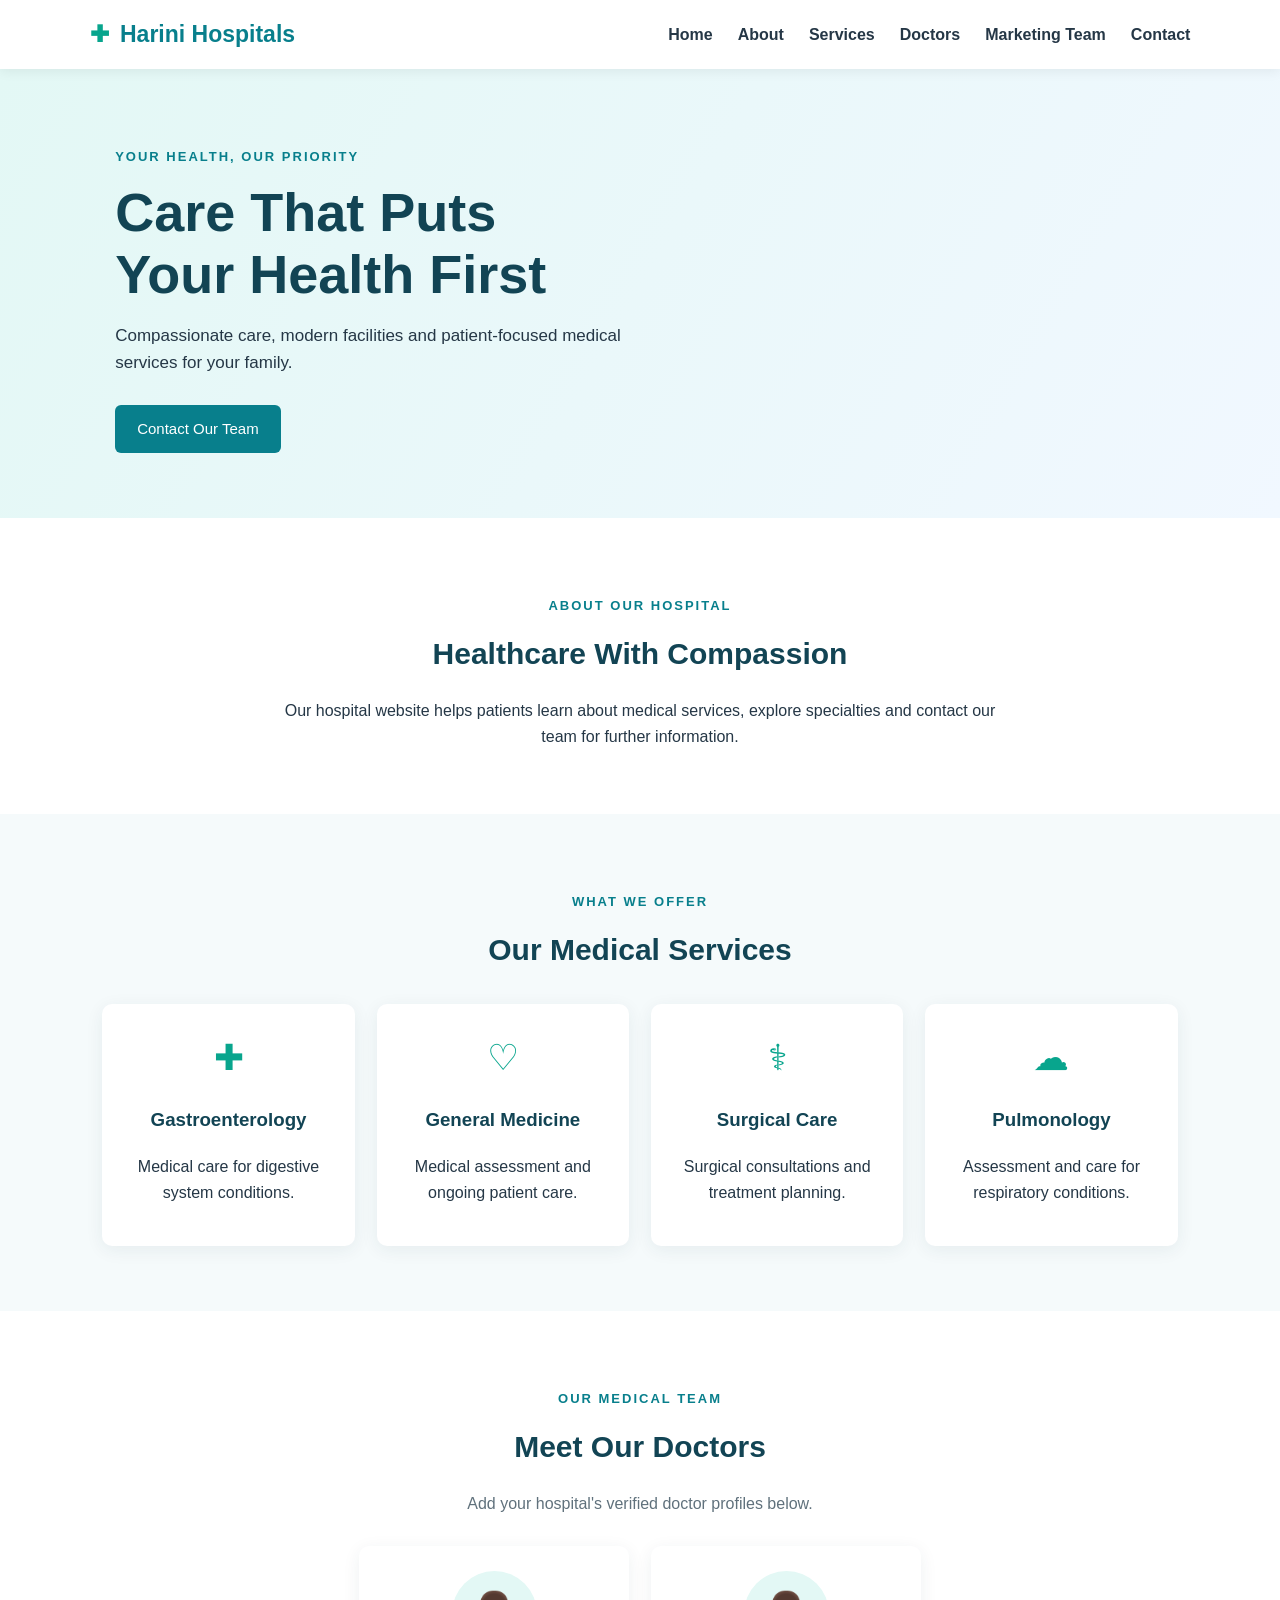
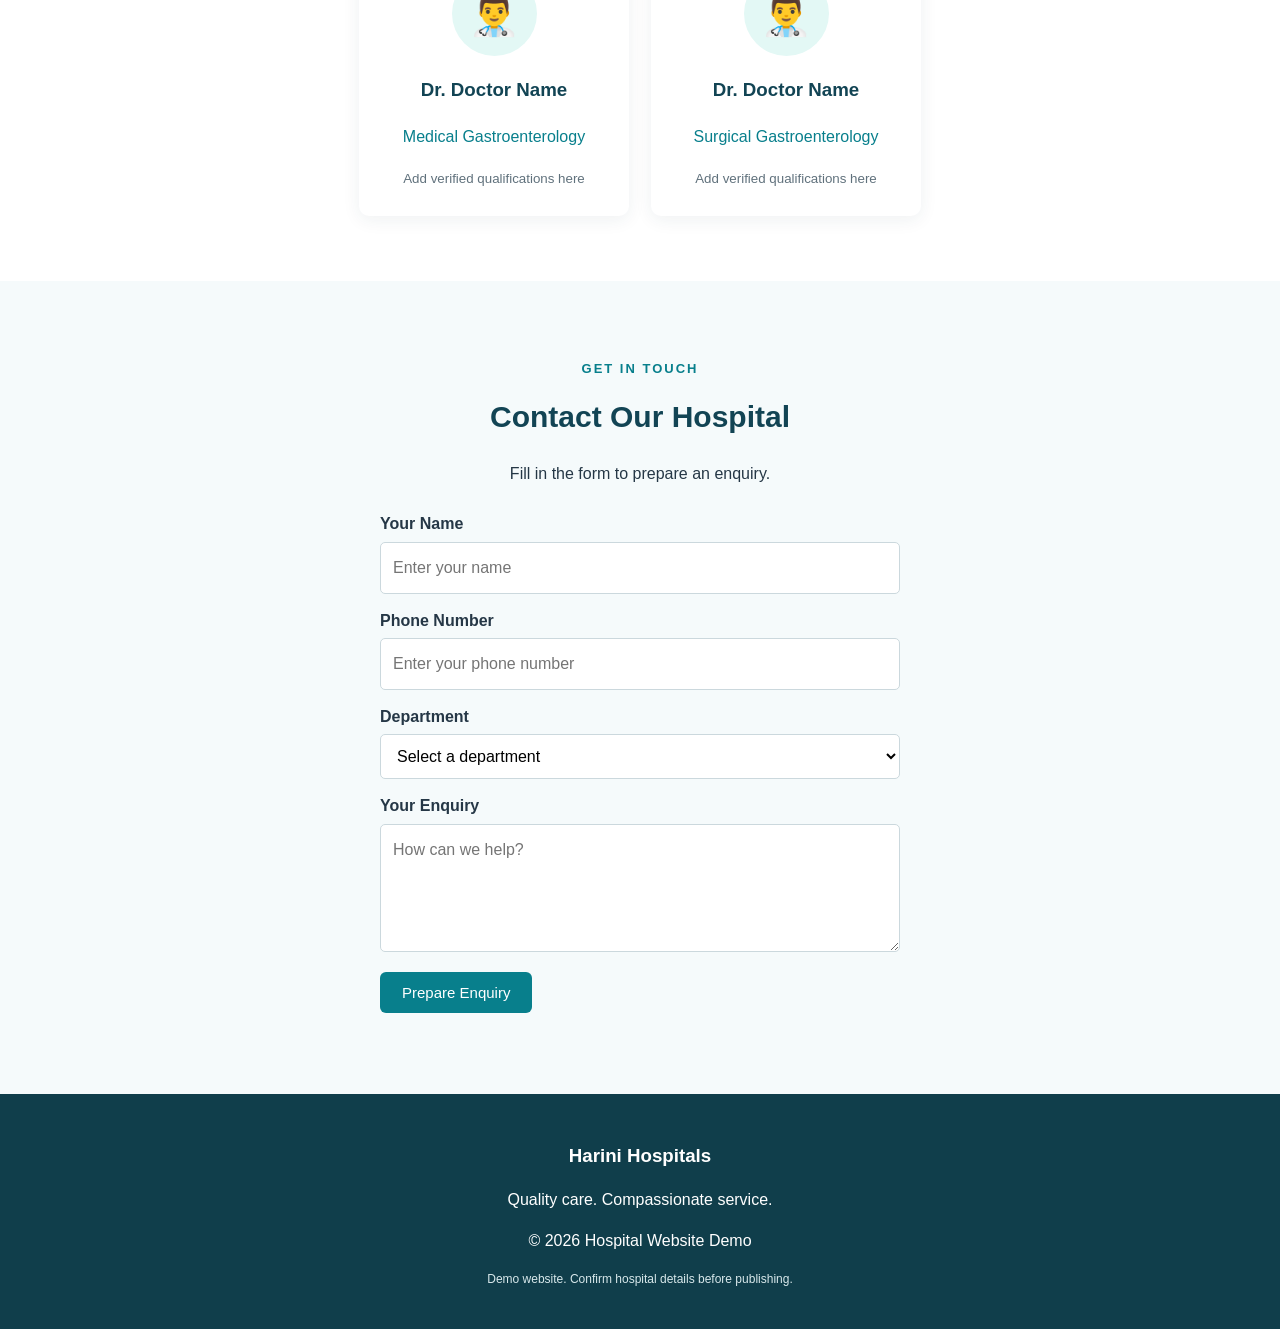
<file: index.html>
<!DOCTYPE html>
<html lang="en">
<head>
    <meta charset="UTF-8">
    <meta name="viewport" content="width=device-width, initial-scale=1.0">
    <title>Harini Hospitals | Quality Healthcare</title>
    <link rel="stylesheet" href="style.css">
    <script src="script.js" defer></script>
</head>
<body>

    <header class="header">
        <div class="logo">
            <span class="logo-icon">✚</span>
            Harini Hospitals
        </div>

        <button class="menu-btn" id="menuBtn"
                aria-label="Toggle navigation"
                aria-expanded="false">☰</button>

        
<nav class="nav" id="navMenu">
    <a href="#home">Home</a>
    <a href="#about">About</a>
    <a href="#services">Services</a>
    <a href="#doctors">Doctors</a>
    <a href="marketing.html">Marketing Team</a>
    <a href="#contact">Contact</a>
</nav>

    </header>

    <main>
        <section class="hero" id="home">
            <div class="hero-content">
                <p class="tagline">YOUR HEALTH, OUR PRIORITY</p>
                <h1>Care That Puts<br>Your Health First</h1>
                <p>
                    Compassionate care, modern facilities and
                    patient-focused medical services for your family.
                </p>
                <a href="#contact" class="btn">Contact Our Team</a>
            </div>
        </section>

        <section class="section about" id="about">
            <p class="eyebrow">ABOUT OUR HOSPITAL</p>
            <h2>Healthcare With Compassion</h2>
            <p>
                Our hospital website helps patients learn about
                medical services, explore specialties and contact
                our team for further information.
            </p>
        </section>

        <section class="section services" id="services">
            <p class="eyebrow">WHAT WE OFFER</p>
            <h2>Our Medical Services</h2>

            <div class="card-container">
                <article class="card">
                    <div class="card-icon">✚</div>
                    <h3>Gastroenterology</h3>
                    <p>Medical care for digestive system conditions.</p>
                </article>

                <article class="card">
                    <div class="card-icon">♡</div>
                    <h3>General Medicine</h3>
                    <p>Medical assessment and ongoing patient care.</p>
                </article>

                <article class="card">
                    <div class="card-icon">⚕</div>
                    <h3>Surgical Care</h3>
                    <p>Surgical consultations and treatment planning.</p>
                </article>

                <article class="card">
                    <div class="card-icon">☁</div>
                    <h3>Pulmonology</h3>
                    <p>Assessment and care for respiratory conditions.</p>
                </article>
            </div>
        </section>

        <section class="section doctors" id="doctors">
            <p class="eyebrow">OUR MEDICAL TEAM</p>
            <h2>Meet Our Doctors</h2>
            <p class="section-intro">
                Add your hospital's verified doctor profiles below.
            </p>

            <div class="card-container">
                <article class="doctor-card">
                    <div class="doctor-icon">👨‍⚕️</div>
                    <h3>Dr. Doctor Name</h3>
                    <p>Medical Gastroenterology</p>
                    <small>Add verified qualifications here</small>
                </article>

                <article class="doctor-card">
                    <div class="doctor-icon">👨‍⚕️</div>
                    <h3>Dr. Doctor Name</h3>
                    <p>Surgical Gastroenterology</p>
                    <small>Add verified qualifications here</small>
                </article>
            </div>
        </section>

        <section class="section contact" id="contact">
            <p class="eyebrow">GET IN TOUCH</p>
            <h2>Contact Our Hospital</h2>
            <p>Fill in the form to prepare an enquiry.</p>

            <form id="contactForm">
                <label for="patientName">Your Name</label>
                <input type="text" id="patientName"
                       placeholder="Enter your name" required>

                <label for="patientPhone">Phone Number</label>
                <input type="tel" id="patientPhone"
                       placeholder="Enter your phone number"
                       pattern="[0-9+() -]{7,20}" required>

                <label for="department">Department</label>
                <select id="department" required>
                    <option value="">Select a department</option>
                    <option>Gastroenterology</option>
                    <option>General Medicine</option>
                    <option>Surgical Care</option>
                    <option>Pulmonology</option>
                </select>

                <label for="message">Your Enquiry</label>
                <textarea id="message" rows="4"
                          placeholder="How can we help?"></textarea>

                <button type="submit" class="btn">
                    Prepare Enquiry
                </button>

                <p id="formMessage" role="status"
                   aria-live="polite"></p>
            </form>
        </section>
    </main>

    <footer class="footer">
        <h3>Harini Hospitals</h3>
        <p>Quality care. Compassionate service.</p>
        <p>&copy; <span id="year"></span> Hospital Website Demo</p>
        <p class="disclaimer">
            Demo website. Confirm hospital details before publishing.
        </p>
    </footer>

</body>
</html>
</file>
<file: style.css>
* {
    box-sizing: border-box;
}

html {
    scroll-behavior: smooth;
    scroll-padding-top: 85px;
}

body {
    margin: 0;
    font-family: Arial, Helvetica, sans-serif;
    color: #253746;
    line-height: 1.6;
    background: #ffffff;
}

.header {
    display: flex;
    align-items: center;
    justify-content: space-between;
    padding: 16px 7%;
    background: #ffffff;
    box-shadow: 0 2px 12px #00000012;
    position: sticky;
    top: 0;
    z-index: 10;
}

.logo {
    color: #087f8c;
    font-size: 23px;
    font-weight: bold;
}

.logo-icon {
    color: #08a58d;
    margin-right: 5px;
}

.nav {
    display: flex;
    gap: 25px;
}

.nav a {
    color: #253746;
    text-decoration: none;
    font-weight: bold;
}

.nav a:hover {
    color: #087f8c;
}

.menu-btn {
    display: none;
    border: 0;
    background: #087f8c;
    color: white;
    border-radius: 5px;
    padding: 8px 12px;
    font-size: 21px;
    cursor: pointer;
}

.hero {
    min-height: 440px;
    display: flex;
    align-items: center;
    padding: 65px 9%;
    background: linear-gradient(120deg, #e3f8f5, #f1f8ff);
}

.hero-content {
    max-width: 650px;
}

.tagline,
.eyebrow {
    color: #087f8c;
    font-weight: bold;
    letter-spacing: 2px;
    font-size: 13px;
}

.hero h1 {
    font-size: clamp(35px, 5vw, 54px);
    line-height: 1.15;
    margin: 12px 0;
    color: #124454;
}

.hero-content > p:not(.tagline) {
    max-width: 520px;
    font-size: 17px;
}

.btn {
    display: inline-block;
    background: #087f8c;
    color: #ffffff;
    padding: 12px 22px;
    border: none;
    border-radius: 6px;
    text-decoration: none;
    font-size: 15px;
    cursor: pointer;
    margin-top: 12px;
}

.btn:hover {
    background: #065d67;
}

.section {
    padding: 65px 8%;
    text-align: center;
}

.section h2 {
    color: #124454;
    font-size: 30px;
    margin: 5px 0 20px;
}

.about > p:last-child {
    max-width: 750px;
    margin: 0 auto;
}

.services {
    background: #f5fafb;
}

.card-container {
    display: flex;
    flex-wrap: wrap;
    justify-content: center;
    gap: 22px;
    margin-top: 30px;
}

.card,
.doctor-card {
    flex: 1 1 210px;
    max-width: 270px;
    padding: 25px 20px;
    border-radius: 10px;
    background: #ffffff;
    box-shadow: 0 4px 18px #173c4a12;
    transition: transform 0.2s;
}

.card:hover,
.doctor-card:hover {
    transform: translateY(-5px);
}

.card-icon {
    font-size: 36px;
    color: #08a58d;
}

.card h3,
.doctor-card h3 {
    color: #124454;
}

.doctor-icon {
    width: 85px;
    height: 85px;
    margin: 0 auto;
    border-radius: 50%;
    display: grid;
    place-items: center;
    background: #e3f8f5;
    font-size: 42px;
}

.section-intro {
    color: #60717c;
}

.doctor-card p {
    color: #087f8c;
}

.doctor-card small {
    color: #60717c;
}

.contact {
    background: #f5fafb;
}

#contactForm {
    max-width: 520px;
    margin: 25px auto 0;
    text-align: left;
}

#contactForm label {
    display: block;
    font-weight: bold;
    margin: 14px 0 5px;
}

#contactForm input,
#contactForm select,
#contactForm textarea {
    width: 100%;
    padding: 12px;
    border: 1px solid #cbd8dd;
    border-radius: 5px;
    background: #ffffff;
    font: inherit;
}

#contactForm input:focus,
#contactForm select:focus,
#contactForm textarea:focus {
    outline: 2px solid #087f8c;
    border-color: transparent;
}

#formMessage {
    overflow-wrap: anywhere;
    color: #087f8c;
    font-weight: bold;
}

.footer {
    text-align: center;
    background: #103e4b;
    color: #ffffff;
    padding: 28px 15px;
}

.footer h3 {
    margin-bottom: 5px;
}

.disclaimer {
    font-size: 12px;
    color: #d8e8eb;
}

@media (max-width: 700px) {
    .header {
        flex-wrap: wrap;
        padding: 14px 5%;
    }

    .logo {
        font-size: 20px;
    }

    .menu-btn {
        display: block;
    }

    .nav {
        display: none;
        flex-direction: column;
        gap: 0;
        width: 100%;
        padding-top: 12px;
    }

    .nav.open {
        display: flex;
    }

    .nav a {
        padding: 10px 0;
        border-top: 1px solid #eeeeee;
    }

    .hero {
        padding: 50px 7%;
        min-height: 380px;
    }

    .section {
        padding: 45px 6%;
    }

    .section h2 {
        font-size: 26px;
    }

    .card,
    .doctor-card {
        flex-basis: 100%;
        max-width: 100%;
    }
}

.person-card {
    text-align: center;
    transition: transform 0.3s ease;
}

.person-card:hover {
    transform: translateY(-5px);
}

.person-icon {
    width: 85px;
    height: 85px;
    margin: 0 auto 15px;
    display: flex;
    justify-content: center;
    align-items: center;
    background: #e3f8f5;
    border-radius: 50%;
    font-size: 42px;
}

.person-card p {
    margin: 8px 0;
    overflow-wrap: anywhere;
}
</file>
